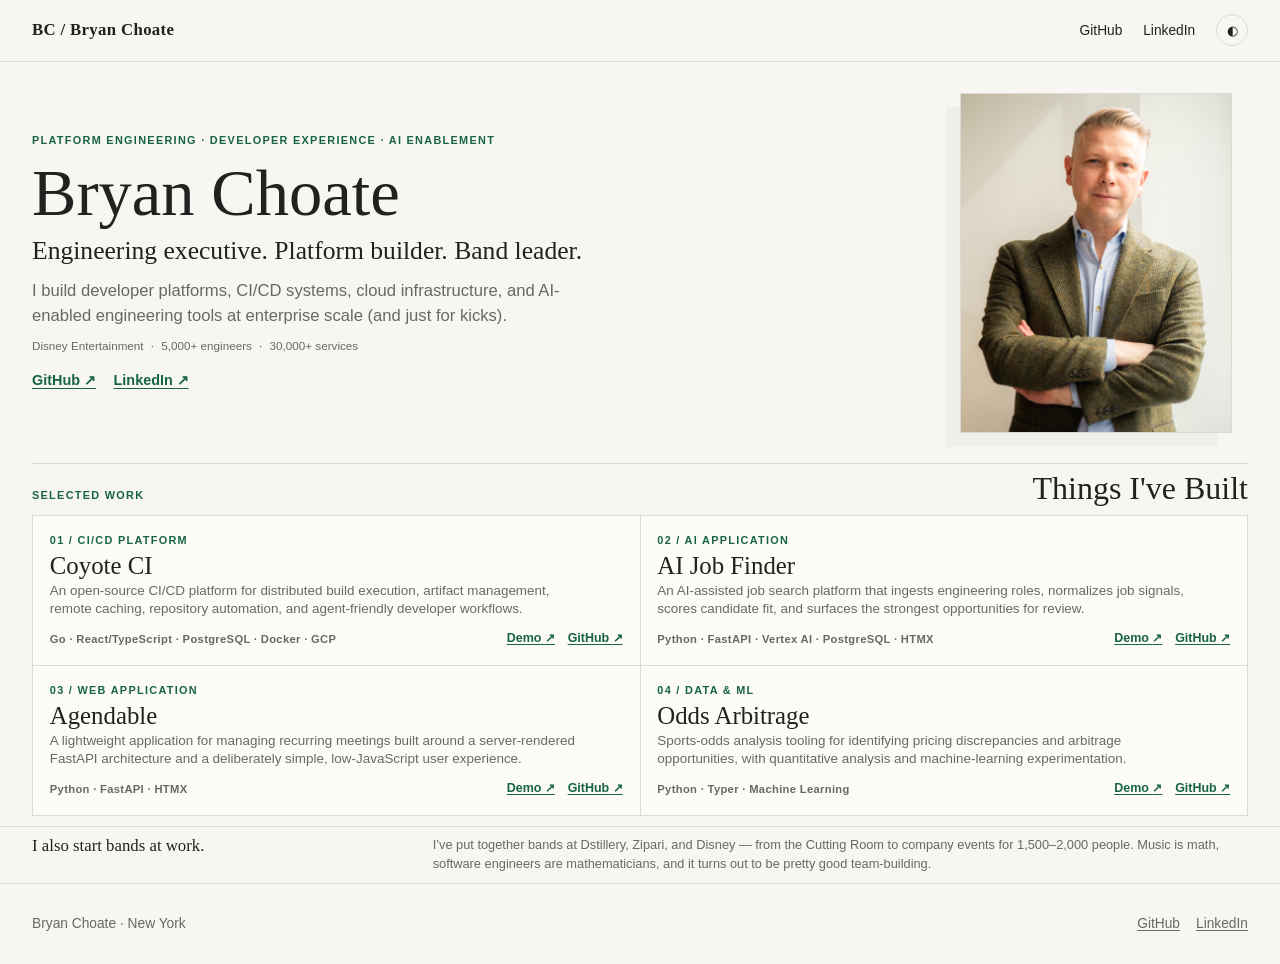
<file: index.html>
<!doctype html>
<html lang="en">
<head>
  <meta charset="utf-8">
  <meta name="viewport" content="width=device-width, initial-scale=1">
  <meta name="description" content="Bryan Choate is an engineering leader and builder focused on developer platforms, CI/CD, cloud infrastructure, and AI-enabled engineering tools.">
  <meta property="og:title" content="Bryan Choate — Engineering Leader &amp; Platform Builder">
  <meta property="og:description" content="Engineering leader and builder focused on developer platforms, CI/CD, cloud infrastructure, and AI-enabled engineering tools.">
  <meta property="og:url" content="https://bryanchoate.com">
  <meta property="og:image" content="https://bryanchoate.com/images/Bryan-Green.jpg">
  <meta property="og:type" content="website">
  <meta name="twitter:card" content="summary_large_image">
  <title>Bryan Choate — Engineering Leader &amp; Platform Builder</title>
  <link rel="icon" href="images/favicon.svg" type="image/svg+xml">
  <link rel="stylesheet" href="css/styles.css">
  <script src="js/main.js" defer></script>
</head>
<body>
  <a class="skip-link" href="#main-content">Skip to content</a>
  <header class="site-header">
    <div class="frame nav-frame">
      <a class="wordmark" href="#top" aria-label="Bryan Choate home">BC<span> / Bryan Choate</span></a>
      <nav aria-label="Primary navigation">
        <a href="https://github.com/radiation" rel="noreferrer">GitHub</a>
        <a href="https://www.linkedin.com/in/brchoate" rel="noreferrer">LinkedIn</a>
        <button class="theme-toggle" type="button" aria-label="Switch to dark theme" title="Toggle color theme"><span aria-hidden="true">◐</span></button>
      </nav>
    </div>
  </header>

  <main id="main-content">
    <section id="top" class="hero frame" aria-labelledby="hero-title">
      <div class="hero-copy">
        <p class="kicker">Platform engineering · Developer experience · AI enablement</p>
        <h1 id="hero-title">Bryan Choate</h1>
        <p class="positioning">Engineering executive. Platform builder. Band leader.</p>
        <p class="intro">I build developer platforms, CI/CD systems, cloud infrastructure, and AI-enabled engineering tools at enterprise scale (and just for kicks).</p>
        <p class="proof">Disney Entertainment <span aria-hidden="true">·</span> 5,000+ engineers <span aria-hidden="true">·</span> 30,000+ services</p>
        <div class="hero-links" aria-label="Find Bryan online">
          <a href="https://github.com/radiation" rel="noreferrer">GitHub <span aria-hidden="true">↗</span></a>
          <a href="https://www.linkedin.com/in/brchoate" rel="noreferrer">LinkedIn <span aria-hidden="true">↗</span></a>
        </div>
      </div>
      <figure class="portrait">
        <img src="images/Bryan-Green.jpg" width="1024" height="683" alt="Bryan Choate">
      </figure>
    </section>

    <section id="work" class="work frame" aria-labelledby="work-title">
      <header class="work-heading"><p class="kicker">Selected work</p><h2 id="work-title">Things I've Built</h2></header>
      <div class="projects">
        <article class="project">
          <div class="project-body">
            <p class="project-index">01 / CI/CD Platform</p>
            <h3>Coyote CI</h3>
            <p>
              An open-source CI/CD platform for distributed build execution, artifact
              management, remote caching, repository automation, and agent-friendly
              developer workflows.
            </p>
          </div>

          <div class="project-footer">
            <p class="project-tag">
              Go · React/TypeScript · PostgreSQL · Docker · GCP
            </p>

            <p class="project-links">
              <a href="https://coyote-ci.bryanchoate.com/" rel="noreferrer">
                Demo <span aria-hidden="true">↗</span>
              </a>
              <a href="https://github.com/radiation/coyote-ci" rel="noreferrer">
                GitHub <span aria-hidden="true">↗</span>
              </a>
            </p>
          </div>
        </article>

        <article class="project">
          <div class="project-body">
            <p class="project-index">02 / AI Application</p>
            <h3>AI Job Finder</h3>
            <p>
              An AI-assisted job search platform that ingests engineering roles,
              normalizes job signals, scores candidate fit, and surfaces the strongest
              opportunities for review.
            </p>
          </div>

          <div class="project-footer">
            <p class="project-tag">
              Python · FastAPI · Vertex AI · PostgreSQL · HTMX
            </p>

            <p class="project-links">
              <a href="https://jobs.bryanchoate.com" rel="noreferrer">
                Demo <span aria-hidden="true">↗</span>
              </a>
              <a href="https://github.com/radiation/ai-job-finder" rel="noreferrer">
                GitHub <span aria-hidden="true">↗</span>
              </a>
            </p>
          </div>
        </article>

        <article class="project">
          <div class="project-body">
            <p class="project-index">03 / Web Application</p>
            <h3>Agendable</h3>
            <p>
              A lightweight application for managing recurring meetings built around 
              a server-rendered FastAPI architecture and a deliberately simple, 
              low-JavaScript user experience.
            </p>
          </div>

          <div class="project-footer">
            <p class="project-tag">
              Python · FastAPI · HTMX
            </p>

            <p class="project-links">
              <a href="https://agendable.bryanchoate.com/" rel="noreferrer">
                Demo <span aria-hidden="true">↗</span>
              </a>
              <a href="https://github.com/radiation/agendable" rel="noreferrer">
                GitHub <span aria-hidden="true">↗</span>
              </a>
            </p>
          </div>
        </article>

        <article class="project">
          <div class="project-body">
            <p class="project-index">04 / Data &amp; ML</p>
            <h3>Odds Arbitrage</h3>
            <p>
              Sports-odds analysis tooling for identifying pricing discrepancies and
              arbitrage opportunities, with quantitative analysis and machine-learning
              experimentation.
            </p>
          </div>

          <div class="project-footer">
            <p class="project-tag">
              Python · Typer · Machine Learning
            </p>

            <p class="project-links">
              <a href="https://odds.bryanchoate.com/" rel="noreferrer">
                Demo <span aria-hidden="true">↗</span>
              </a>
              <a href="https://github.com/radiation/odds-value-v2" rel="noreferrer">
                GitHub <span aria-hidden="true">↗</span>
              </a>
            </p>
          </div>
        </article>
      </div>
    </section>

    <section class="band-strip" aria-labelledby="band-title">
      <div class="frame band-strip-inner">
        <h2 id="band-title">I also start bands at work.</h2>
        <p>I’ve put together bands at Dstillery, Zipari, and Disney — from the Cutting Room to company events for 1,500–2,000 people. Music is math, software engineers are mathematicians, and it turns out to be pretty good team-building.</p>
      </div>
    </section>
  </main>

  <footer class="site-footer"><div class="frame footer-frame"><p>Bryan Choate <span aria-hidden="true">·</span> New York</p><div><!-- TODO: Replace placeholder social URLs. --><a href="https://github.com/radiation" rel="noreferrer">GitHub</a><a href="https://www.linkedin.com/in/brchoate" rel="noreferrer">LinkedIn</a></div></div></footer>
</body>
</html>
</file>
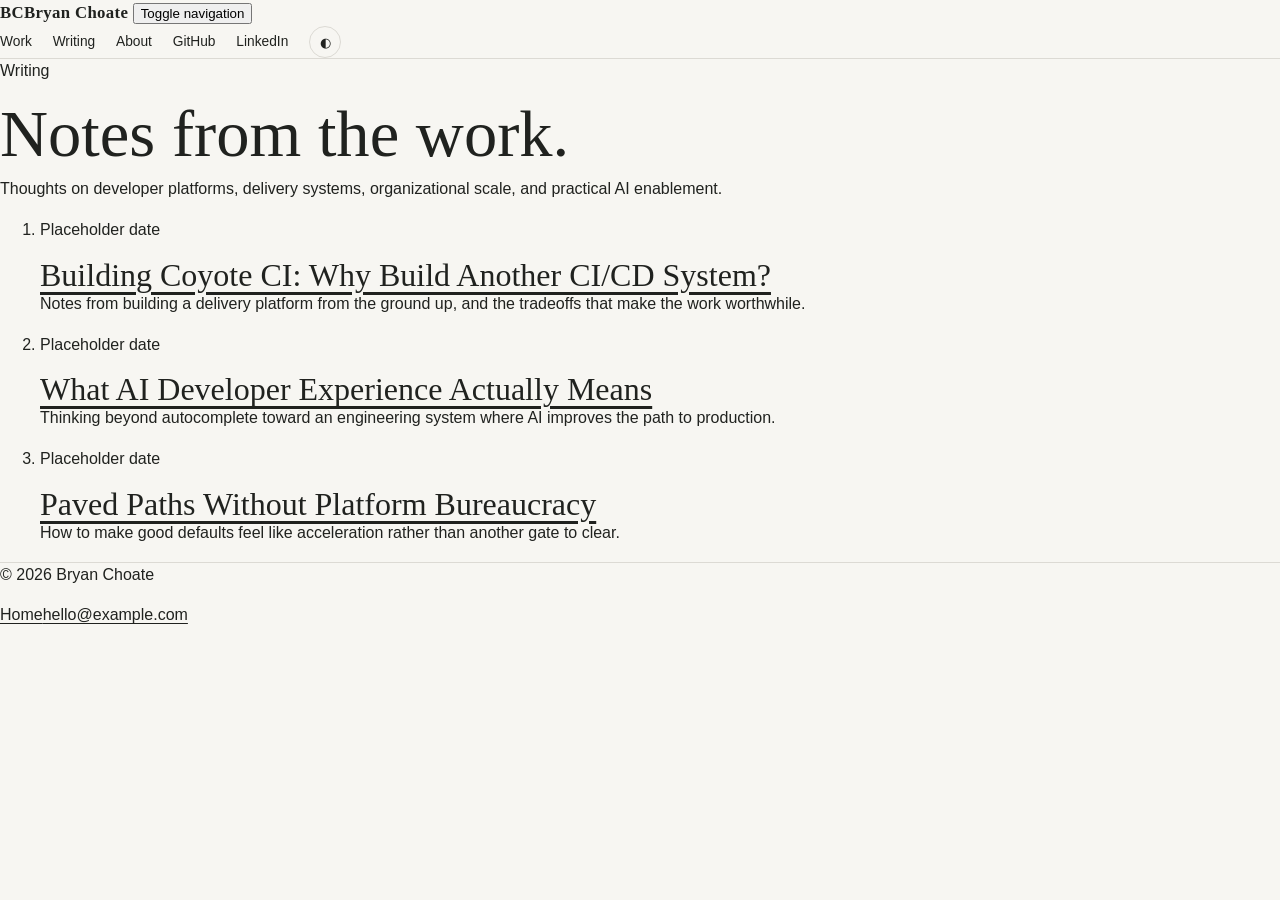
<file: blog/index.html>
<!doctype html>
<html lang="en">
<head>
  <meta charset="utf-8">
  <meta name="viewport" content="width=device-width, initial-scale=1">
  <meta name="description" content="Writing from Bryan Choate on platform engineering, developer experience, and AI enablement.">
  <!-- TODO: Replace canonical and OpenGraph URLs when deployed. -->
  <meta property="og:title" content="Writing | Bryan Choate">
  <meta property="og:description" content="Notes on platform engineering, developer experience, and AI enablement.">
  <meta property="og:type" content="website">
  <title>Writing | Bryan Choate</title>
  <link rel="icon" href="../images/favicon.svg" type="image/svg+xml">
  <link rel="stylesheet" href="../css/styles.css">
  <script src="../js/main.js" defer></script>
</head>
<body>
  <a class="skip-link" href="#main-content">Skip to content</a>
  <header class="site-header"><div class="shell header-inner">
    <a class="wordmark" href="../" aria-label="Bryan Choate home"><span>BC</span><span class="wordmark-name">Bryan Choate</span></a>
    <button class="menu-toggle" type="button" aria-expanded="false" aria-controls="primary-navigation"><span class="visually-hidden">Toggle navigation</span><span aria-hidden="true"></span><span aria-hidden="true"></span></button>
    <nav id="primary-navigation" class="primary-nav" aria-label="Primary navigation">
      <a href="../#work">Work</a><a href="./" aria-current="page">Writing</a><a href="../#about">About</a>
      <!-- TODO: Replace placeholder social URLs. -->
      <a href="https://github.com/" rel="noreferrer">GitHub</a><a href="https://www.linkedin.com/" rel="noreferrer">LinkedIn</a>
      <button class="theme-toggle" type="button" aria-label="Switch to dark theme" title="Toggle color theme"><span class="theme-icon" aria-hidden="true">◐</span></button>
    </nav>
  </div></header>
  <main id="main-content" class="blog-main">
    <header class="blog-intro"><p class="eyebrow">Writing</p><h1>Notes from the work.</h1><p>Thoughts on developer platforms, delivery systems, organizational scale, and practical AI enablement.</p></header>
    <!-- Copy a post-list item and update the link to add a post. -->
    <ol class="post-list">
      <li><p class="post-date">Placeholder date</p><h2><a href="example-post.html">Building Coyote CI: Why Build Another CI/CD System?</a></h2><p>Notes from building a delivery platform from the ground up, and the tradeoffs that make the work worthwhile.</p></li>
      <li><p class="post-date">Placeholder date</p><h2><a href="example-post.html">What AI Developer Experience Actually Means</a></h2><p>Thinking beyond autocomplete toward an engineering system where AI improves the path to production.</p></li>
      <li><p class="post-date">Placeholder date</p><h2><a href="example-post.html">Paved Paths Without Platform Bureaucracy</a></h2><p>How to make good defaults feel like acceleration rather than another gate to clear.</p></li>
    </ol>
  </main>
  <footer class="site-footer"><div class="shell footer-inner"><p>© <span id="year">2026</span> Bryan Choate</p><div><a href="../">Home</a><a href="mailto:hello@example.com">hello@example.com</a></div></div></footer>
</body>
</html>
</file>
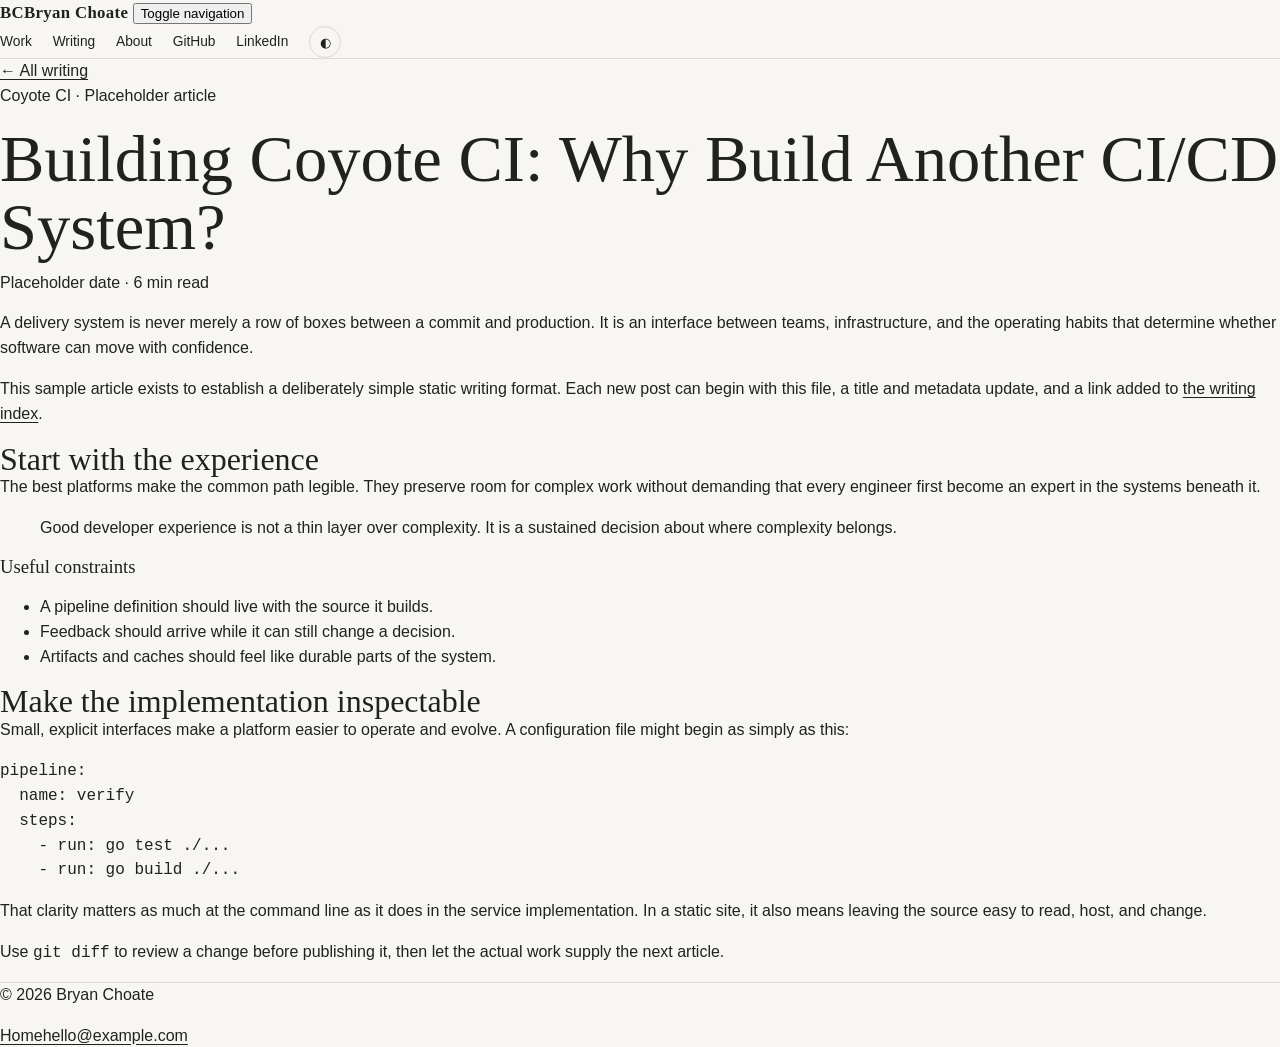
<file: blog/example-post.html>
<!doctype html>
<html lang="en">
<head>
  <meta charset="utf-8">
  <meta name="viewport" content="width=device-width, initial-scale=1">
  <meta name="description" content="A placeholder article from Bryan Choate.">
  <!-- TODO: Replace title, description, canonical URL, and OpenGraph fields for each post. -->
  <meta property="og:title" content="Building Coyote CI | Bryan Choate">
  <meta property="og:description" content="A placeholder article demonstrating the static blog format.">
  <meta property="og:type" content="article">
  <title>Building Coyote CI | Bryan Choate</title>
  <link rel="icon" href="../images/favicon.svg" type="image/svg+xml">
  <link rel="stylesheet" href="../css/styles.css">
  <script src="../js/main.js" defer></script>
</head>
<body>
  <a class="skip-link" href="#main-content">Skip to content</a>
  <header class="site-header"><div class="shell header-inner">
    <a class="wordmark" href="../" aria-label="Bryan Choate home"><span>BC</span><span class="wordmark-name">Bryan Choate</span></a>
    <button class="menu-toggle" type="button" aria-expanded="false" aria-controls="primary-navigation"><span class="visually-hidden">Toggle navigation</span><span aria-hidden="true"></span><span aria-hidden="true"></span></button>
    <nav id="primary-navigation" class="primary-nav" aria-label="Primary navigation"><a href="../#work">Work</a><a href="./">Writing</a><a href="../#about">About</a><!-- TODO: Replace placeholder social URLs. --><a href="https://github.com/" rel="noreferrer">GitHub</a><a href="https://www.linkedin.com/" rel="noreferrer">LinkedIn</a><button class="theme-toggle" type="button" aria-label="Switch to dark theme" title="Toggle color theme"><span class="theme-icon" aria-hidden="true">◐</span></button></nav>
  </div></header>
  <main id="main-content" class="blog-main article">
    <a class="back-link" href="./">← All writing</a>
    <header class="article-header"><p class="eyebrow">Coyote CI · Placeholder article</p><h1>Building Coyote CI: Why Build Another CI/CD System?</h1><p class="post-date">Placeholder date · 6 min read</p></header>
    <!-- Replace this demonstration content with the article. -->
    <p>A delivery system is never merely a row of boxes between a commit and production. It is an interface between teams, infrastructure, and the operating habits that determine whether software can move with confidence.</p>
    <p>This sample article exists to establish a deliberately simple static writing format. Each new post can begin with this file, a title and metadata update, and a link added to <a href="index.html">the writing index</a>.</p>
    <h2>Start with the experience</h2>
    <p>The best platforms make the common path legible. They preserve room for complex work without demanding that every engineer first become an expert in the systems beneath it.</p>
    <blockquote><p>Good developer experience is not a thin layer over complexity. It is a sustained decision about where complexity belongs.</p></blockquote>
    <h3>Useful constraints</h3>
    <ul><li>A pipeline definition should live with the source it builds.</li><li>Feedback should arrive while it can still change a decision.</li><li>Artifacts and caches should feel like durable parts of the system.</li></ul>
    <h2>Make the implementation inspectable</h2>
    <p>Small, explicit interfaces make a platform easier to operate and evolve. A configuration file might begin as simply as this:</p>
    <pre><code>pipeline:
  name: verify
  steps:
    - run: go test ./...
    - run: go build ./...</code></pre>
    <p>That clarity matters as much at the command line as it does in the service implementation. In a static site, it also means leaving the source easy to read, host, and change.</p>
    <p>Use <code>git diff</code> to review a change before publishing it, then let the actual work supply the next article.</p>
  </main>
  <footer class="site-footer"><div class="shell footer-inner"><p>© <span id="year">2026</span> Bryan Choate</p><div><a href="../">Home</a><a href="mailto:hello@example.com">hello@example.com</a></div></div></footer>
</body>
</html>
</file>
<file: css/styles.css>
:root {
  color-scheme: light dark;
  --background: #f7f6f2;
  --surface: #fcfbf8;
  --ink: #20221f;
  --muted: #686963;
  --line: #dcdad4;
  --green: #176443;
  --accent-wash: #eef0eb;
  --serif: Iowan Old Style, Baskerville, Georgia, serif;
  --sans: ui-sans-serif, -apple-system, BlinkMacSystemFont, "Segoe UI", sans-serif;
  --frame: 76rem;
}

@media (prefers-color-scheme: dark) {
  :root {
    --background: #171816;
    --surface: #1d1e1b;
    --ink: #f3f0e9;
    --muted: #b7b5ae;
    --line: #353632;
    --green: #8bc8a0;
    --accent-wash: #242622;
  }
}

:root[data-theme="light"] {
  color-scheme: light;
  --background: #f7f6f2;
  --surface: #fcfbf8;
  --ink: #20221f;
  --muted: #686963;
  --line: #dcdad4;
  --green: #176443;
  --accent-wash: #eef0eb;
}

:root[data-theme="dark"] {
  color-scheme: dark;
  --background: #171816;
  --surface: #1d1e1b;
  --ink: #f3f0e9;
  --muted: #b7b5ae;
  --line: #353632;
  --green: #8bc8a0;
  --accent-wash: #242622;
}

* {
  box-sizing: border-box;
}

html {
  scroll-behavior: smooth;
}

body {
  margin: 0;
  background: var(--background);
  color: var(--ink);
  font-family: var(--sans);
  font-size: 1rem;
  line-height: 1.55;
}

a {
  color: inherit;
  text-underline-offset: 0.18em;
}

a:hover {
  color: var(--green);
}

a:focus-visible,
button:focus-visible {
  outline: 3px solid var(--green);
  outline-offset: 4px;
}

img {
  display: block;
  max-width: 100%;
}

h1,
h2,
h3,
p {
  margin-top: 0;
}

h1,
h2,
h3 {
  font-family: var(--serif);
  font-weight: 500;
  letter-spacing: 0;
  line-height: 1.03;
}

.frame {
  width: min(calc(100% - 4rem), var(--frame));
  margin-inline: auto;
}

.skip-link {
  position: fixed;
  z-index: 10;
  top: 0.75rem;
  left: 0.75rem;
  transform: translateY(-200%);
  padding: 0.55rem 0.75rem;
  background: var(--ink);
  color: var(--background);
  text-decoration: none;
}

.skip-link:focus {
  transform: translateY(0);
}

.site-header {
  border-bottom: 1px solid var(--line);
}

.nav-frame {
  display: flex;
  min-height: 3.8rem;
  align-items: center;
  justify-content: space-between;
  gap: 1rem;
}

.wordmark {
  font-family: var(--serif);
  font-size: 1.05rem;
  font-weight: 700;
  letter-spacing: 0.02em;
  text-decoration: none;
}

nav {
  display: flex;
  align-items: center;
  gap: clamp(0.8rem, 2vw, 1.3rem);
  font-size: 0.86rem;
}

nav a {
  text-decoration: none;
}

.theme-toggle {
  width: 2rem;
  height: 2rem;
  border: 1px solid var(--line);
  border-radius: 50%;
  background: transparent;
  color: var(--ink);
  cursor: pointer;
}

.hero {
  display: grid;
  grid-template-columns: minmax(0, 1fr) minmax(15.5rem, 18rem);
  align-items: center;
  justify-content: start;
  gap: clamp(1.5rem, 4vw, 3.5rem);
  padding-block: clamp(1.25rem, 2.4vw, 2rem);
}

.kicker,
.project-index {
  color: var(--green);
  font-size: 0.68rem;
  font-weight: 750;
  letter-spacing: 0.12em;
  line-height: 1.4;
  text-transform: uppercase;
}

.kicker {
  margin-bottom: 0.65rem;
}

h1 {
  margin-bottom: 0.55rem;
  font-size: clamp(3rem, 5.2vw, 5.1rem);
}

.positioning {
  max-width: 36rem;
  margin-bottom: 0.7rem;
  font-family: var(--serif);
  font-size: clamp(1.35rem, 2vw, 1.8rem);
  line-height: 1.18;
}

.positioning span {
  display: block;
  margin-top: 0.25rem;
  color: var(--muted);
  font-family: var(--sans);
  font-size: 0.58em;
  font-weight: 600;
}

.intro {
  max-width: 36rem;
  margin-bottom: 0.55rem;
  color: var(--muted);
  font-size: clamp(0.98rem, 1.3vw, 1.08rem);
}

.proof {
  margin-bottom: 0.9rem;
  color: var(--muted);
  font-size: 0.73rem;
  line-height: 1.45;
}

.proof span {
  color: var(--green);
  padding-inline: 0.25rem;
}

.hero-links {
  display: flex;
  flex-wrap: wrap;
  gap: 0.55rem 1.1rem;
  font-size: 0.9rem;
  font-weight: 700;
}

.hero-links a {
  color: var(--green);
}

.portrait {
  position: relative;
  width: min(100%, 17rem);
  aspect-ratio: 4 / 5;
  margin: 0;
}

.portrait::before {
  position: absolute;
  z-index: -1;
  top: 0.9rem;
  right: 0.9rem;
  width: 100%;
  height: 100%;
  background: var(--accent-wash);
  content: "";
}

.portrait img {
  width: 100%;
  height: 100%;
  border: 1px solid var(--line);
  object-fit: cover;
  object-position: 43% center;
}

.work {
  padding-block: 0.5rem 0.6rem;
  border-top: 1px solid var(--line);
}

.work-heading {
  display: flex;
  align-items: baseline;
  justify-content: space-between;
  gap: 2rem;
  margin-bottom: 0.6rem;
}

.work-heading .kicker {
  margin: 0;
}

h2 {
  margin: 0;
  font-size: clamp(1.55rem, 2.6vw, 2rem);
}

.projects {
  display: grid;
  grid-template-columns: repeat(2, 1fr);
  border-top: 1px solid var(--line);
  border-left: 1px solid var(--line);
}

.project {
  display: flex;
  min-height: 8.25rem;
  flex-direction: column;
  padding: clamp(0.8rem, 1.4vw, 1.05rem);
  border-right: 1px solid var(--line);
  border-bottom: 1px solid var(--line);
  background: var(--surface);
}

.project:hover {
  background: var(--accent-wash);
}

.project-body {
  display: flex;
  flex: 1;
  flex-direction: column;
}

.project-index {
  margin-bottom: 0.3rem;
}

.project h3 {
  margin: 0 0 0.25rem;
  font-size: clamp(1.25rem, 2vw, 1.55rem);
}

.project-body > p:not(.project-index) {
  max-width: 33rem;
  margin-bottom: 0;
  color: var(--muted);
  font-size: 0.84rem;
  line-height: 1.35;
}

.project-footer {
  display: flex;
  align-items: end;
  justify-content: space-between;
  gap: 0.75rem;
  margin-top: 0.65rem;
}

.project-tag {
  min-height: 1.1rem;
  margin: 0;
  color: var(--muted);
  font-size: 0.7rem;
  font-weight: 650;
  letter-spacing: 0.03em;
}

.project-links {
  display: flex;
  flex-wrap: wrap;
  justify-content: end;
  gap: 0.8rem;
  margin: 0;
  white-space: nowrap;
  font-size: 0.78rem;
  font-weight: 750;
}

.project-links a {
  color: var(--green);
}

.project-featured {
  border-top: 2px solid var(--green);
}

.project-featured h3 {
  font-size: clamp(1.4rem, 2.25vw, 1.8rem);
}

.band-strip {
  border-top: 1px solid var(--line);
}

.band-strip-inner {
  display: grid;
  grid-template-columns: minmax(12rem, 0.6fr) 1.4fr;
  gap: clamp(1.5rem, 4vw, 4rem);
  padding-block: 0.6rem;
}

.band-strip h2 {
  align-self: start;
  font-size: 1.05rem;
  line-height: 1.2;
}

.band-strip p {
  max-width: 52rem;
  margin: 0;
  color: var(--muted);
  font-size: 0.8rem;
  line-height: 1.45;
}

.site-footer {
  border-top: 1px solid var(--line);
}

.footer-frame {
  display: flex;
  min-height: 5rem;
  align-items: center;
  justify-content: space-between;
  gap: 1rem;
  color: var(--muted);
  font-size: 0.86rem;
}

.footer-frame p {
  margin: 0;
}

.footer-frame div {
  display: flex;
  gap: 1rem;
}

@media (max-width: 48rem) {
  .frame {
    width: min(calc(100% - 2.5rem), var(--frame));
  }

  .hero {
    grid-template-columns: 1fr;
    gap: 2rem;
    padding-block: 2.5rem;
  }

  .portrait {
    width: min(100%, 20rem);
    margin: 0;
  }

  .portrait::before {
    top: 0.8rem;
    right: 0.8rem;
  }

  .projects {
    grid-template-columns: 1fr;
  }

  .band-strip-inner {
    grid-template-columns: 1fr;
    gap: 0.4rem;
    padding-block: 1rem;
  }
}

@media (max-width: 31rem) {
  .frame {
    width: min(calc(100% - 2rem), var(--frame));
  }

  .wordmark span {
    display: none;
  }

  nav {
    gap: 0.7rem;
    font-size: 0.82rem;
  }

  h1 {
    font-size: clamp(3.5rem, 18vw, 5.2rem);
  }

  .work-heading {
    display: block;
  }

  .work-heading .kicker {
    margin-bottom: 0.55rem;
  }

  .footer-frame {
    align-items: flex-start;
    flex-direction: column;
    justify-content: center;
    gap: 0.4rem;
  }
}

@media (prefers-reduced-motion: reduce) {
  html {
    scroll-behavior: auto;
  }
}
</file>
